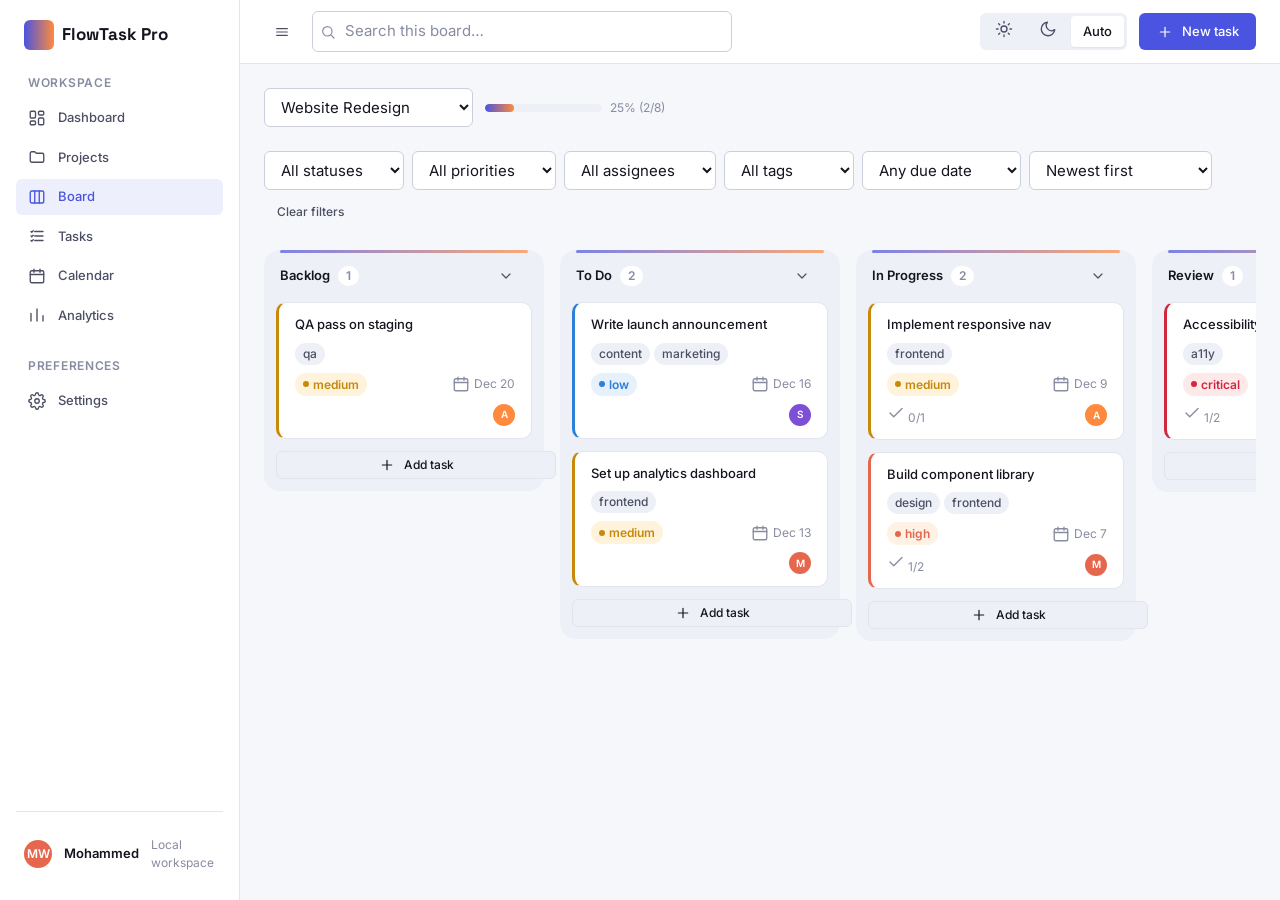
<file: board.html>
<!DOCTYPE html>
<html lang="en">
<head>
<meta charset="UTF-8" />
<meta name="viewport" content="width=device-width, initial-scale=1.0" />
<title>Board · FlowTask Pro</title>
<script>
  (function () {
    try {
      var raw = localStorage.getItem('flowtask_settings_v1');
      var theme = raw ? (JSON.parse(raw).theme || 'system') : 'system';
      var resolved = theme === 'system'
        ? (window.matchMedia('(prefers-color-scheme: dark)').matches ? 'dark' : 'light')
        : theme;
      document.documentElement.setAttribute('data-theme', resolved);
    } catch (e) {}
  })();
</script>
<link rel="preconnect" href="https://fonts.googleapis.com" />
<link rel="preconnect" href="https://fonts.gstatic.com" crossorigin />
<link href="https://fonts.googleapis.com/css2?family=Space+Grotesk:wght@500;600;700&family=Inter:wght@400;500;600&family=JetBrains+Mono:wght@400;500&display=swap" rel="stylesheet" />
<link rel="stylesheet" href="css/reset.css" />
<link rel="stylesheet" href="css/variables.css" />
<link rel="stylesheet" href="css/base.css" />
<link rel="stylesheet" href="css/layout.css" />
<link rel="stylesheet" href="css/components.css" />
<link rel="stylesheet" href="css/utilities.css" />
<link rel="stylesheet" href="css/pages/board.css" />
<link rel="stylesheet" href="css/responsive.css" />
</head>
<body>
<a class="skip-link" href="#main-content">Skip to content</a>
<div class="app-shell">
  <div id="sidebar-root"></div>
  <div class="main">
    <div id="topbar-root"></div>
    <main class="page" id="main-content">

      <div class="board-toolbar">
        <div class="flex items-center gap-3" style="flex-wrap:wrap;">
          <div class="project-select-wrap">
            <select id="board-project-select" aria-label="Select project"></select>
          </div>
          <div class="board-progress-inline">
            <div class="progress"><div class="progress__fill" id="board-progress-fill" style="width:0%"></div></div>
            <span class="text-xs text-muted" id="board-progress-label">0%</span>
          </div>
        </div>
      </div>

      <div id="filters-container"></div>

      <div class="board" id="board"></div>

      <div class="empty-state" id="board-empty" hidden>
        <span>📋</span>
        <h3>No project selected</h3>
        <p>Create a project first, then come back to plan its board.</p>
        <a class="btn btn--primary" href="projects.html">Go to projects</a>
      </div>

    </main>
  </div>
</div>
<script type="module" src="js/pages/board.js"></script>
</body>
</html>
</file>
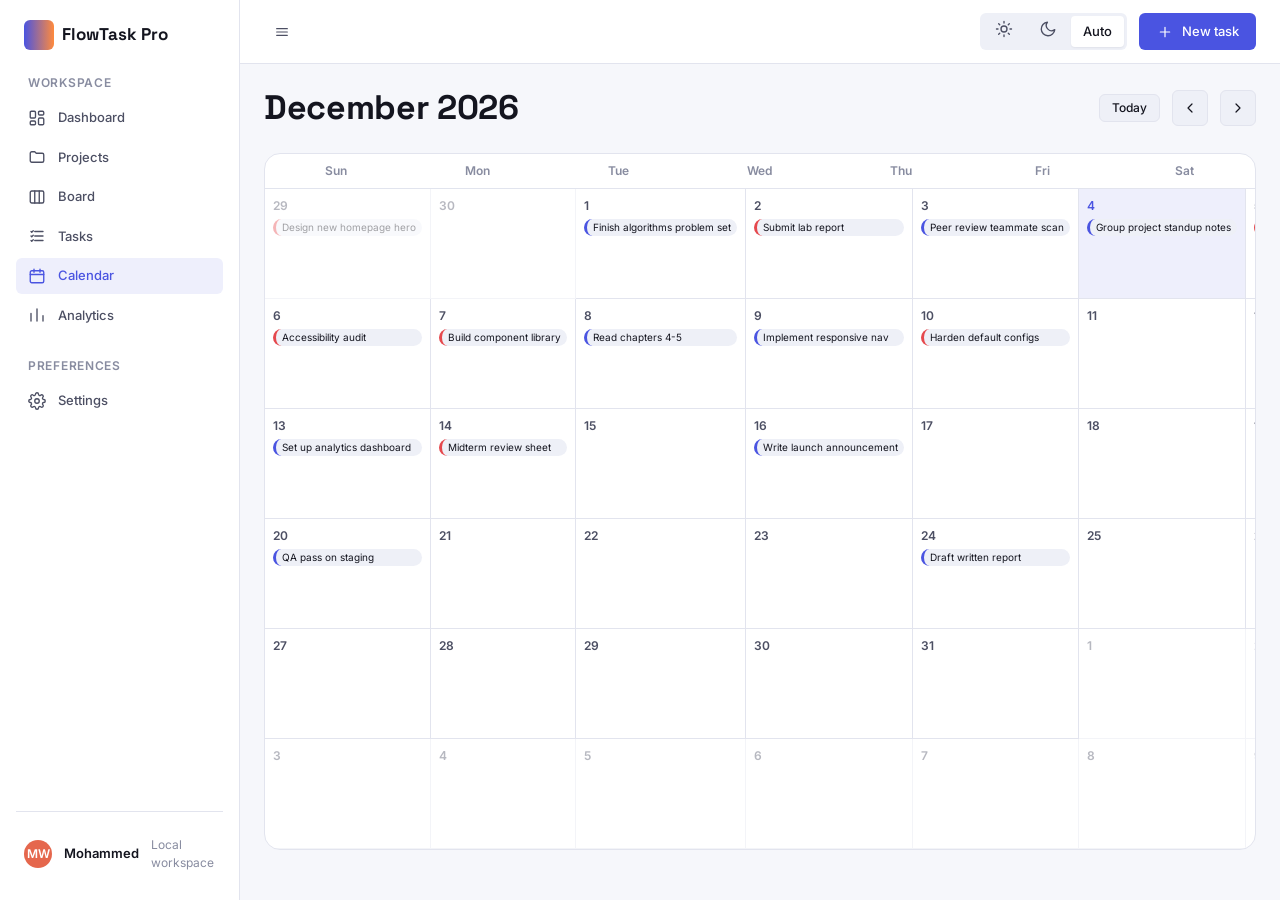
<file: calendar.html>
<!DOCTYPE html>
<html lang="en">
<head>
<meta charset="UTF-8" />
<meta name="viewport" content="width=device-width, initial-scale=1.0" />
<title>Calendar · FlowTask Pro</title>
<script>
  (function () {
    try {
      var raw = localStorage.getItem('flowtask_settings_v1');
      var theme = raw ? (JSON.parse(raw).theme || 'system') : 'system';
      var resolved = theme === 'system'
        ? (window.matchMedia('(prefers-color-scheme: dark)').matches ? 'dark' : 'light')
        : theme;
      document.documentElement.setAttribute('data-theme', resolved);
    } catch (e) {}
  })();
</script>
<link rel="preconnect" href="https://fonts.googleapis.com" />
<link rel="preconnect" href="https://fonts.gstatic.com" crossorigin />
<link href="https://fonts.googleapis.com/css2?family=Space+Grotesk:wght@500;600;700&family=Inter:wght@400;500;600&family=JetBrains+Mono:wght@400;500&display=swap" rel="stylesheet" />
<link rel="stylesheet" href="css/reset.css" />
<link rel="stylesheet" href="css/variables.css" />
<link rel="stylesheet" href="css/base.css" />
<link rel="stylesheet" href="css/layout.css" />
<link rel="stylesheet" href="css/components.css" />
<link rel="stylesheet" href="css/utilities.css" />
<link rel="stylesheet" href="css/pages/calendar.css" />
<link rel="stylesheet" href="css/responsive.css" />
</head>
<body>
<a class="skip-link" href="#main-content">Skip to content</a>
<div class="app-shell">
  <div id="sidebar-root"></div>
  <div class="main">
    <div id="topbar-root"></div>
    <main class="page" id="main-content">

      <div class="calendar-toolbar">
        <h1 id="calendar-month-label">Month</h1>
        <div class="calendar__nav">
          <button class="btn btn--secondary btn--sm" id="calendar-today">Today</button>
          <button class="btn btn--icon btn--secondary" id="calendar-prev" aria-label="Previous month"><span class="icon" aria-hidden="true"><svg viewBox="0 0 24 24" fill="none" stroke="currentColor" stroke-width="1.8" stroke-linecap="round" stroke-linejoin="round"><path d="m15 18-6-6 6-6"/></svg></span></button>
          <button class="btn btn--icon btn--secondary" id="calendar-next" aria-label="Next month"><span class="icon" aria-hidden="true"><svg viewBox="0 0 24 24" fill="none" stroke="currentColor" stroke-width="1.8" stroke-linecap="round" stroke-linejoin="round"><path d="m9 18 6-6-6-6"/></svg></span></button>
        </div>
      </div>

      <div class="calendar">
        <div class="calendar__weekdays">
          <div>Sun</div><div>Mon</div><div>Tue</div><div>Wed</div><div>Thu</div><div>Fri</div><div>Sat</div>
        </div>
        <div class="calendar__grid" id="calendar-grid"></div>
      </div>

      <div class="calendar-agenda" id="calendar-agenda"></div>

    </main>
  </div>
</div>
<script type="module" src="js/pages/calendar.js"></script>
</body>
</html>
</file>
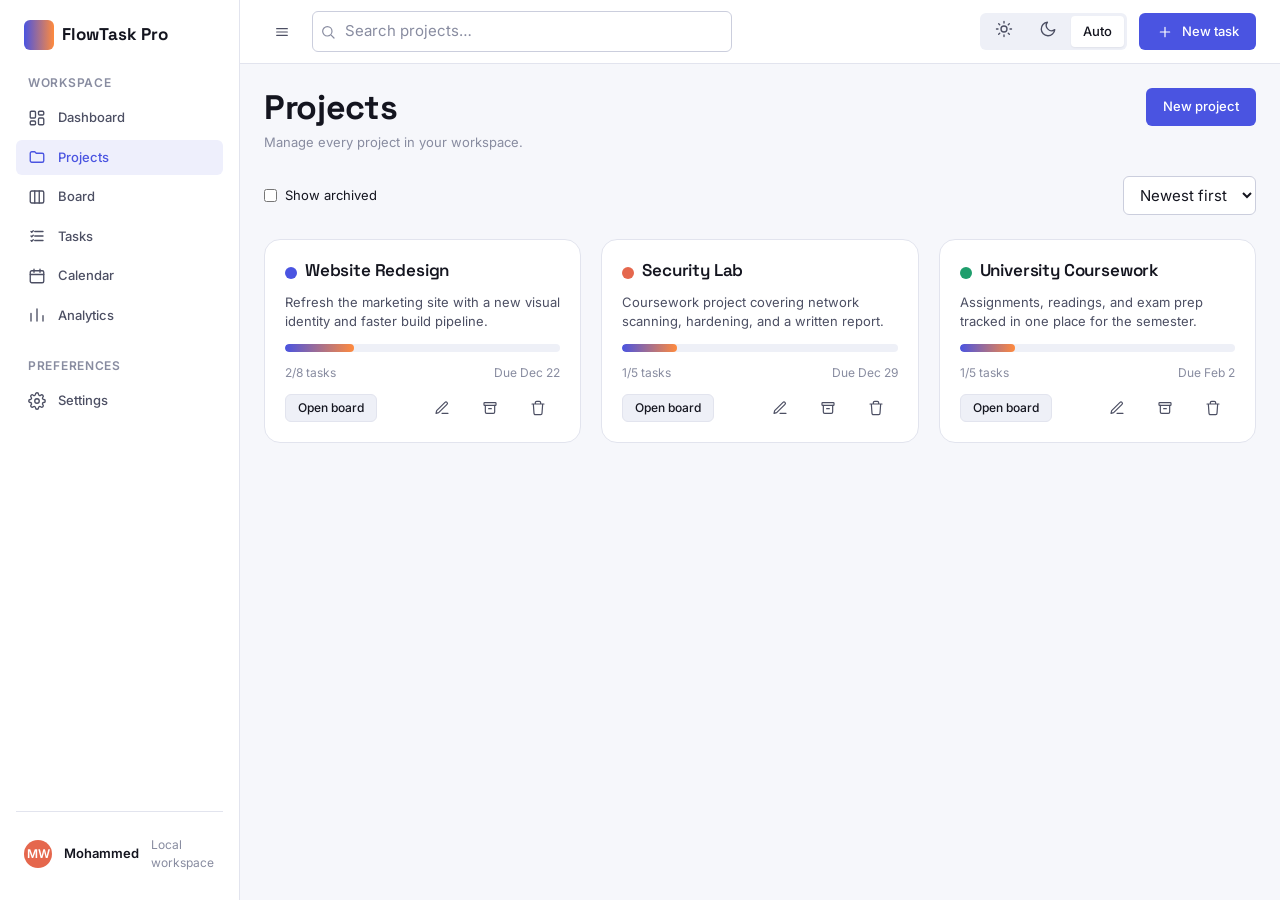
<file: projects.html>
<!DOCTYPE html>
<html lang="en">
<head>
<meta charset="UTF-8" />
<meta name="viewport" content="width=device-width, initial-scale=1.0" />
<title>Projects · FlowTask Pro</title>
<script>
  (function () {
    try {
      var raw = localStorage.getItem('flowtask_settings_v1');
      var theme = raw ? (JSON.parse(raw).theme || 'system') : 'system';
      var resolved = theme === 'system'
        ? (window.matchMedia('(prefers-color-scheme: dark)').matches ? 'dark' : 'light')
        : theme;
      document.documentElement.setAttribute('data-theme', resolved);
    } catch (e) {}
  })();
</script>
<link rel="preconnect" href="https://fonts.googleapis.com" />
<link rel="preconnect" href="https://fonts.gstatic.com" crossorigin />
<link href="https://fonts.googleapis.com/css2?family=Space+Grotesk:wght@500;600;700&family=Inter:wght@400;500;600&family=JetBrains+Mono:wght@400;500&display=swap" rel="stylesheet" />
<link rel="stylesheet" href="css/reset.css" />
<link rel="stylesheet" href="css/variables.css" />
<link rel="stylesheet" href="css/base.css" />
<link rel="stylesheet" href="css/layout.css" />
<link rel="stylesheet" href="css/components.css" />
<link rel="stylesheet" href="css/utilities.css" />
<link rel="stylesheet" href="css/pages/projects.css" />
<link rel="stylesheet" href="css/responsive.css" />
</head>
<body>
<a class="skip-link" href="#main-content">Skip to content</a>
<div class="app-shell">
  <div id="sidebar-root"></div>
  <div class="main">
    <div id="topbar-root"></div>
    <main class="page" id="main-content">

      <div class="page-header">
        <div class="page-header__title">
          <h1>Projects</h1>
          <p class="text-sm text-muted">Manage every project in your workspace.</p>
        </div>
        <div class="page-header__actions">
          <button class="btn btn--primary" id="new-project-btn">New project</button>
        </div>
      </div>

      <div class="projects-toolbar">
        <div class="flex items-center gap-2">
          <label class="text-sm flex items-center gap-2">
            <input type="checkbox" id="show-archived" style="width:auto;" />
            Show archived
          </label>
        </div>
        <select id="project-sort" aria-label="Sort projects" style="width:auto;">
          <option value="newest">Newest first</option>
          <option value="name">Name (A–Z)</option>
          <option value="due-date">Due date</option>
          <option value="progress">Progress</option>
        </select>
      </div>

      <div class="grid project-grid" id="projects-grid"></div>

      <div class="empty-state" id="projects-empty" hidden>
        <span>🗂️</span>
        <h3>No projects yet</h3>
        <p>Create a project to start organizing tasks into a board.</p>
        <button class="btn btn--primary" id="empty-new-project-btn">Create your first project</button>
      </div>

    </main>
  </div>
</div>
<script type="module" src="js/pages/projects.js"></script>
<script type="module">
  document.getElementById('empty-new-project-btn')?.addEventListener('click', () => {
    document.getElementById('new-project-btn').click();
  });
</script>
</body>
</html>
</file>
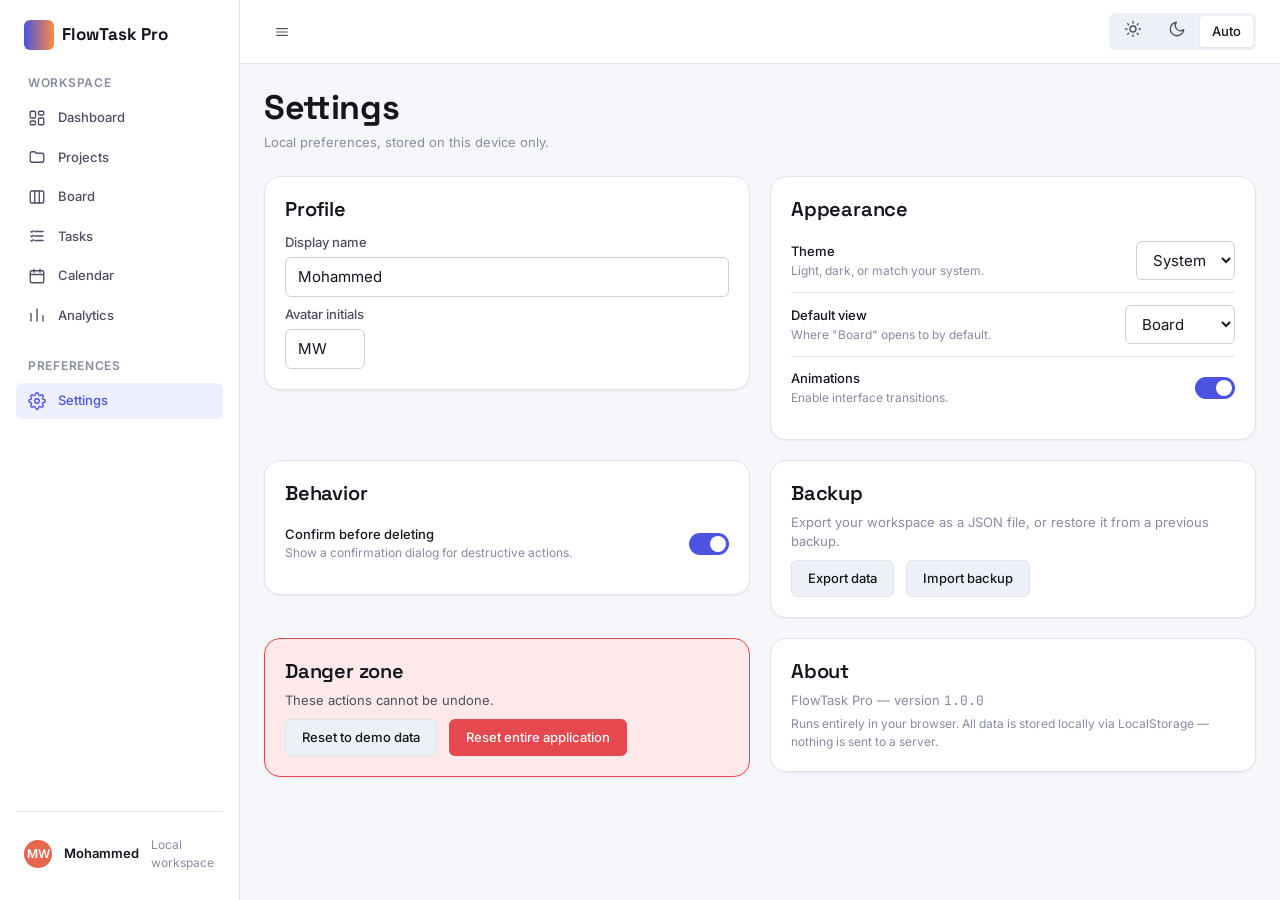
<file: settings.html>
<!DOCTYPE html>
<html lang="en">
<head>
<meta charset="UTF-8" />
<meta name="viewport" content="width=device-width, initial-scale=1.0" />
<title>Settings · FlowTask Pro</title>
<script>
  (function () {
    try {
      var raw = localStorage.getItem('flowtask_settings_v1');
      var theme = raw ? (JSON.parse(raw).theme || 'system') : 'system';
      var resolved = theme === 'system'
        ? (window.matchMedia('(prefers-color-scheme: dark)').matches ? 'dark' : 'light')
        : theme;
      document.documentElement.setAttribute('data-theme', resolved);
    } catch (e) {}
  })();
</script>
<link rel="preconnect" href="https://fonts.googleapis.com" />
<link rel="preconnect" href="https://fonts.gstatic.com" crossorigin />
<link href="https://fonts.googleapis.com/css2?family=Space+Grotesk:wght@500;600;700&family=Inter:wght@400;500;600&family=JetBrains+Mono:wght@400;500&display=swap" rel="stylesheet" />
<link rel="stylesheet" href="css/reset.css" />
<link rel="stylesheet" href="css/variables.css" />
<link rel="stylesheet" href="css/base.css" />
<link rel="stylesheet" href="css/layout.css" />
<link rel="stylesheet" href="css/components.css" />
<link rel="stylesheet" href="css/utilities.css" />
<link rel="stylesheet" href="css/pages/settings.css" />
<link rel="stylesheet" href="css/responsive.css" />
</head>
<body>
<a class="skip-link" href="#main-content">Skip to content</a>
<div class="app-shell">
  <div id="sidebar-root"></div>
  <div class="main">
    <div id="topbar-root"></div>
    <main class="page" id="main-content">

      <div class="page-header">
        <div class="page-header__title">
          <h1>Settings</h1>
          <p class="text-sm text-muted">Local preferences, stored on this device only.</p>
        </div>
      </div>

      <div class="grid settings-grid">

        <div class="card">
          <h3 style="margin-bottom:var(--space-3);">Profile</h3>
          <div class="form-field">
            <label for="setting-display-name">Display name</label>
            <input id="setting-display-name" type="text" maxlength="40" />
          </div>
          <div class="form-field mt-2">
            <label for="setting-initials">Avatar initials</label>
            <input id="setting-initials" type="text" maxlength="2" style="max-width:80px;" />
          </div>
        </div>

        <div class="card">
          <h3 style="margin-bottom:var(--space-2);">Appearance</h3>
          <div class="settings-row">
            <div>
              <div class="settings-row__label">Theme</div>
              <div class="settings-row__desc">Light, dark, or match your system.</div>
            </div>
            <select id="setting-theme" style="width:auto;">
              <option value="light">Light</option>
              <option value="dark">Dark</option>
              <option value="system">System</option>
            </select>
          </div>
          <div class="settings-row">
            <div>
              <div class="settings-row__label">Default view</div>
              <div class="settings-row__desc">Where "Board" opens to by default.</div>
            </div>
            <select id="setting-default-view" style="width:auto;">
              <option value="board">Board</option>
              <option value="tasks">List</option>
              <option value="calendar">Calendar</option>
            </select>
          </div>
          <div class="settings-row">
            <div>
              <div class="settings-row__label">Animations</div>
              <div class="settings-row__desc">Enable interface transitions.</div>
            </div>
            <label class="switch">
              <input type="checkbox" id="setting-animations" />
              <span class="switch__track"></span>
            </label>
          </div>
        </div>

        <div class="card">
          <h3 style="margin-bottom:var(--space-2);">Behavior</h3>
          <div class="settings-row">
            <div>
              <div class="settings-row__label">Confirm before deleting</div>
              <div class="settings-row__desc">Show a confirmation dialog for destructive actions.</div>
            </div>
            <label class="switch">
              <input type="checkbox" id="setting-confirm-delete" />
              <span class="switch__track"></span>
            </label>
          </div>
        </div>

        <div class="card">
          <h3 style="margin-bottom:var(--space-2);">Backup</h3>
          <p class="text-sm text-muted mb-2">Export your workspace as a JSON file, or restore it from a previous backup.</p>
          <div class="flex gap-3">
            <button class="btn btn--secondary" id="export-data-btn">Export data</button>
            <button class="btn btn--secondary" id="import-data-btn">Import backup</button>
            <input type="file" id="import-file-input" accept="application/json" hidden />
          </div>
        </div>

        <div class="card settings-danger-zone">
          <h3 style="margin-bottom:var(--space-2);">Danger zone</h3>
          <p class="text-sm mb-2">These actions cannot be undone.</p>
          <div class="flex gap-3" style="flex-wrap:wrap;">
            <button class="btn btn--secondary" id="reset-demo-btn">Reset to demo data</button>
            <button class="btn btn--danger" id="reset-app-btn">Reset entire application</button>
          </div>
        </div>

        <div class="card">
          <h3 style="margin-bottom:var(--space-2);">About</h3>
          <p class="text-sm text-muted">FlowTask Pro — version <span id="app-version" class="text-mono">1.0.0</span></p>
          <p class="text-xs text-muted mt-1">Runs entirely in your browser. All data is stored locally via LocalStorage — nothing is sent to a server.</p>
        </div>

      </div>

    </main>
  </div>
</div>
<script type="module" src="js/pages/settings.js"></script>
</body>
</html>
</file>
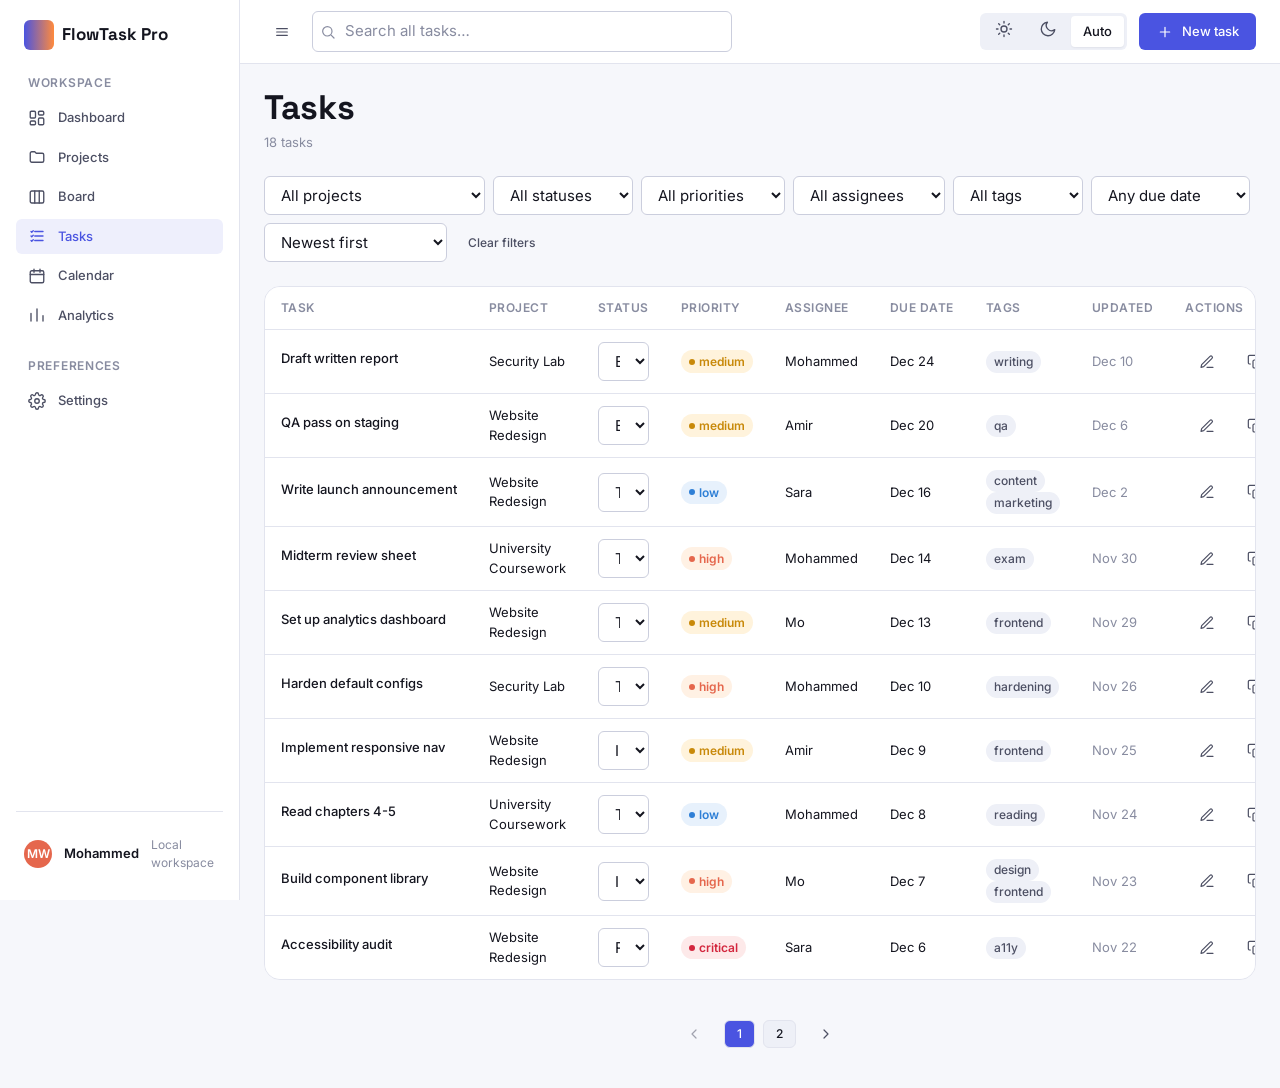
<file: tasks.html>
<!DOCTYPE html>
<html lang="en">
<head>
<meta charset="UTF-8" />
<meta name="viewport" content="width=device-width, initial-scale=1.0" />
<title>Tasks · FlowTask Pro</title>
<script>
  (function () {
    try {
      var raw = localStorage.getItem('flowtask_settings_v1');
      var theme = raw ? (JSON.parse(raw).theme || 'system') : 'system';
      var resolved = theme === 'system'
        ? (window.matchMedia('(prefers-color-scheme: dark)').matches ? 'dark' : 'light')
        : theme;
      document.documentElement.setAttribute('data-theme', resolved);
    } catch (e) {}
  })();
</script>
<link rel="preconnect" href="https://fonts.googleapis.com" />
<link rel="preconnect" href="https://fonts.gstatic.com" crossorigin />
<link href="https://fonts.googleapis.com/css2?family=Space+Grotesk:wght@500;600;700&family=Inter:wght@400;500;600&family=JetBrains+Mono:wght@400;500&display=swap" rel="stylesheet" />
<link rel="stylesheet" href="css/reset.css" />
<link rel="stylesheet" href="css/variables.css" />
<link rel="stylesheet" href="css/base.css" />
<link rel="stylesheet" href="css/layout.css" />
<link rel="stylesheet" href="css/components.css" />
<link rel="stylesheet" href="css/utilities.css" />
<link rel="stylesheet" href="css/pages/tasks.css" />
<link rel="stylesheet" href="css/responsive.css" />
</head>
<body>
<a class="skip-link" href="#main-content">Skip to content</a>
<div class="app-shell">
  <div id="sidebar-root"></div>
  <div class="main">
    <div id="topbar-root"></div>
    <main class="page" id="main-content">

      <div class="page-header">
        <div class="page-header__title">
          <h1>Tasks</h1>
          <p class="text-sm text-muted" id="result-count">0 tasks</p>
        </div>
      </div>

      <div id="filters-container"></div>

      <div class="table-wrap" id="tasks-table-wrap">
        <table class="data-table">
          <thead>
            <tr>
              <th>Task</th>
              <th>Project</th>
              <th>Status</th>
              <th>Priority</th>
              <th>Assignee</th>
              <th>Due date</th>
              <th>Tags</th>
              <th>Updated</th>
              <th>Actions</th>
            </tr>
          </thead>
          <tbody id="tasks-table-body"></tbody>
        </table>
      </div>

      <div class="empty-state" id="tasks-empty" hidden>
        <span>🔍</span>
        <h3>No tasks match</h3>
        <p>Try adjusting your search or filters.</p>
      </div>

      <div class="pagination" id="pagination"></div>

    </main>
  </div>
</div>
<script type="module" src="js/pages/tasks.js"></script>
</body>
</html>
</file>
<file: css/variables.css>
/* ==========================================================================
   FlowTask Pro — Design Tokens
   Every color, spacing, type and motion value the app uses lives here.
   Signature idea: work moves through a pipeline, so the accent is
   expressed as a two-stop "flow" gradient (indigo -> amber) used sparingly
   on progress bars, column headers and the logotype.
   ========================================================================== */

:root {
  /* ---- Color: light theme ---- */
  --color-bg: #F6F7FB;
  --color-surface: #FFFFFF;
  --color-surface-2: #EEF0F7;
  --color-border: #E2E4EE;
  --color-border-strong: #CBCEDD;

  --color-ink: #14151F;
  --color-ink-soft: #4C4F63;
  --color-muted: #888CA0;

  --color-accent: #4A54E1;       /* flow blue */
  --color-accent-hover: #3B44C9;
  --color-accent-soft: #EEEFFC;
  --color-accent-ink: #FFFFFF;

  --color-warm: #FF8A3D;         /* flow amber */
  --color-warm-soft: #FFF1E4;

  --color-success: #1E9E6C;
  --color-success-soft: #E5F8EF;
  --color-danger: #E5484D;
  --color-danger-soft: #FDE9E9;
  --color-warning: #C87A00;
  --color-warning-soft: #FFF3DC;
  --color-info: #2E7FD6;
  --color-info-soft: #E7F1FC;

  --gradient-flow: linear-gradient(90deg, var(--color-accent) 0%, var(--color-warm) 100%);

  /* ---- Priority colors (never rely on color alone in UI copy/icons) ---- */
  --color-priority-low: #2E7FD6;
  --color-priority-medium: #C8890A;
  --color-priority-high: #E5674D;
  --color-priority-critical: #D3273E;

  /* ---- Status colors ---- */
  --color-status-backlog: #888CA0;
  --color-status-todo: #4A54E1;
  --color-status-in-progress: #C8890A;
  --color-status-review: #7C4FD6;
  --color-status-done: #1E9E6C;

  /* ---- Typography ---- */
  --font-display: 'Space Grotesk', 'Segoe UI', sans-serif;
  --font-body: 'Inter', 'Segoe UI', sans-serif;
  --font-mono: 'JetBrains Mono', 'SFMono-Regular', Consolas, monospace;

  --fs-xs: 0.75rem;
  --fs-sm: 0.8125rem;
  --fs-base: 0.9375rem;
  --fs-md: 1.0625rem;
  --fs-lg: 1.25rem;
  --fs-xl: 1.625rem;
  --fs-2xl: 2.125rem;

  --fw-regular: 400;
  --fw-medium: 500;
  --fw-semibold: 600;
  --fw-bold: 700;

  --lh-tight: 1.2;
  --lh-normal: 1.5;

  /* ---- Spacing scale (4px base) ---- */
  --space-1: 4px;
  --space-2: 8px;
  --space-3: 12px;
  --space-4: 16px;
  --space-5: 20px;
  --space-6: 24px;
  --space-7: 32px;
  --space-8: 48px;
  --space-9: 64px;

  /* ---- Radius ---- */
  --radius-sm: 6px;
  --radius-md: 10px;
  --radius-lg: 16px;
  --radius-full: 999px;

  /* ---- Shadow ---- */
  --shadow-sm: 0 1px 2px rgba(20, 21, 31, 0.06);
  --shadow-md: 0 4px 16px rgba(20, 21, 31, 0.08);
  --shadow-lg: 0 12px 32px rgba(20, 21, 31, 0.14);
  --shadow-focus: 0 0 0 3px rgba(74, 84, 225, 0.35);

  /* ---- Motion ---- */
  --transition-fast: 120ms ease;
  --transition-base: 200ms ease;
  --transition-slow: 320ms ease;

  /* ---- Layout ---- */
  --sidebar-width: 240px;
  --header-height: 64px;
  --container-max: 1440px;
}

[data-theme='dark'] {
  --color-bg: #101119;
  --color-surface: #1A1C27;
  --color-surface-2: #21232F;
  --color-border: #2C2F3E;
  --color-border-strong: #3A3E52;

  --color-ink: #F2F3F9;
  --color-ink-soft: #C0C3D6;
  --color-muted: #7D8197;

  --color-accent: #6B74F0;
  --color-accent-hover: #838AF3;
  --color-accent-soft: #262A48;
  --color-accent-ink: #FFFFFF;

  --color-warm: #FF9C58;
  --color-warm-soft: #3A2A1D;

  --color-success: #34C98A;
  --color-success-soft: #16332A;
  --color-danger: #FF6B70;
  --color-danger-soft: #3A1E22;
  --color-warning: #E3A431;
  --color-warning-soft: #3A2E14;
  --color-info: #5AA5EE;
  --color-info-soft: #17293C;

  --color-priority-low: #5AA5EE;
  --color-priority-medium: #E3A431;
  --color-priority-high: #FF8A6B;
  --color-priority-critical: #FF6376;

  --color-status-backlog: #7D8197;
  --color-status-todo: #6B74F0;
  --color-status-in-progress: #E3A431;
  --color-status-review: #A78BFA;
  --color-status-done: #34C98A;

  --shadow-sm: 0 1px 2px rgba(0, 0, 0, 0.3);
  --shadow-md: 0 4px 20px rgba(0, 0, 0, 0.4);
  --shadow-lg: 0 16px 40px rgba(0, 0, 0, 0.5);
}
</file>
<file: css/base.css>
/* ==========================================================================
   FlowTask Pro — Base element styles
   ========================================================================== */

body {
  font-family: var(--font-body);
  font-size: var(--fs-base);
  color: var(--color-ink);
  background: var(--color-bg);
  transition: background var(--transition-base), color var(--transition-base);
}

h1, h2, h3, h4 {
  font-family: var(--font-display);
  line-height: var(--lh-tight);
  letter-spacing: -0.01em;
}

h1 { font-size: var(--fs-2xl); font-weight: var(--fw-bold); }
h2 { font-size: var(--fs-xl); font-weight: var(--fw-semibold); }
h3 { font-size: var(--fs-lg); font-weight: var(--fw-semibold); }
h4 { font-size: var(--fs-md); font-weight: var(--fw-semibold); }

p { color: var(--color-ink-soft); }

small, .text-sm { font-size: var(--fs-sm); }
.text-xs { font-size: var(--fs-xs); }
.text-mono { font-family: var(--font-mono); }
.text-muted { color: var(--color-muted); }

a {
  transition: color var(--transition-fast);
}

/* Consistent, visible focus ring everywhere, including custom controls */
:focus-visible {
  outline: 2px solid var(--color-accent);
  outline-offset: 2px;
  border-radius: var(--radius-sm);
}

input, textarea, select {
  background: var(--color-surface);
  border: 1px solid var(--color-border-strong);
  border-radius: var(--radius-sm);
  padding: var(--space-2) var(--space-3);
  font-size: var(--fs-base);
  color: var(--color-ink);
  width: 100%;
  transition: border-color var(--transition-fast), box-shadow var(--transition-fast);
}

input::placeholder, textarea::placeholder {
  color: var(--color-muted);
}

input:focus, textarea:focus, select:focus {
  outline: none;
  border-color: var(--color-accent);
  box-shadow: var(--shadow-focus);
}

input:invalid[data-touched='true'] {
  border-color: var(--color-danger);
}

::-webkit-scrollbar { width: 10px; height: 10px; }
::-webkit-scrollbar-track { background: transparent; }
::-webkit-scrollbar-thumb {
  background: var(--color-border-strong);
  border-radius: var(--radius-full);
}

::selection {
  background: var(--color-accent-soft);
  color: var(--color-accent);
}

[hidden] { display: none !important; }
</file>
<file: css/layout.css>
/* ==========================================================================
   FlowTask Pro — App shell layout (sidebar + header + main)
   ========================================================================== */

.app-shell {
  display: grid;
  grid-template-columns: var(--sidebar-width) 1fr;
  min-height: 100vh;
}

/* ---- Sidebar ---- */
.sidebar {
  background: var(--color-surface);
  border-right: 1px solid var(--color-border);
  padding: var(--space-5) var(--space-4);
  display: flex;
  flex-direction: column;
  gap: var(--space-6);
  position: sticky;
  top: 0;
  height: 100vh;
  overflow-y: auto;
  z-index: 35;
}

.sidebar__brand {
  display: flex;
  align-items: center;
  gap: var(--space-2);
  padding: 0 var(--space-2);
}

.sidebar__brand-mark {
  width: 30px;
  height: 30px;
  border-radius: var(--radius-sm);
  background: var(--gradient-flow);
  flex-shrink: 0;
}

.sidebar__brand-name {
  font-family: var(--font-display);
  font-weight: var(--fw-bold);
  font-size: var(--fs-md);
}

.sidebar__nav {
  display: flex;
  flex-direction: column;
  gap: var(--space-1);
}

.sidebar__link {
  display: flex;
  align-items: center;
  gap: var(--space-3);
  padding: var(--space-2) var(--space-3);
  border-radius: var(--radius-sm);
  color: var(--color-ink-soft);
  font-weight: var(--fw-medium);
  font-size: var(--fs-sm);
  transition: background var(--transition-fast), color var(--transition-fast);
}

.sidebar__link:hover {
  background: var(--color-surface-2);
  color: var(--color-ink);
}

.sidebar__link[aria-current='page'] {
  background: var(--color-accent-soft);
  color: var(--color-accent);
}

.sidebar__link svg {
  width: 18px;
  height: 18px;
  flex-shrink: 0;
}

.sidebar__section-label {
  font-size: var(--fs-xs);
  font-weight: var(--fw-semibold);
  text-transform: uppercase;
  letter-spacing: 0.06em;
  color: var(--color-muted);
  padding: 0 var(--space-3);
  margin-bottom: var(--space-1);
}

.sidebar__footer {
  margin-top: auto;
  padding-top: var(--space-4);
  border-top: 1px solid var(--color-border);
}

.sidebar__user {
  display: flex;
  align-items: center;
  gap: var(--space-3);
  padding: var(--space-2);
}

/* ---- Header ---- */
.topbar {
  height: var(--header-height);
  display: flex;
  align-items: center;
  justify-content: space-between;
  gap: var(--space-4);
  padding: 0 var(--space-6);
  border-bottom: 1px solid var(--color-border);
  background: var(--color-surface);
  position: sticky;
  top: 0;
  z-index: 45;
}

.topbar__search {
  flex: 1;
  max-width: 420px;
  position: relative;
}

.topbar__left {
  flex: 1;
  min-width: 0;
}

.topbar__search input {
  padding-left: var(--space-7);
}

.topbar__search .icon {
  position: absolute;
  left: var(--space-2);
  top: 50%;
  transform: translateY(-50%);
  width: 16px;
  height: 16px;
  color: var(--color-muted);
}

/* Higher specificity than the generic ".icon svg { width:100% }" rule in
   components.css — without this, a 100% width on an absolutely-positioned
   descendant resolves against .topbar__search's full width instead of the
   16px icon box, producing an oversized magnifying glass. */
.topbar__search .icon svg {
  width: 100%;
  height: 100%;
}

.topbar__actions {
  display: flex;
  align-items: center;
  gap: var(--space-3);
  flex-shrink: 0;
}

.sidebar-toggle,
.menu-toggle {
  display: none;
}

/* ---- Main content ---- */
.main {
  min-width: 0;
  display: flex;
  flex-direction: column;
}

.page {
  padding: var(--space-6);
  max-width: var(--container-max);
  width: 100%;
  margin: 0 auto;
  display: flex;
  flex-direction: column;
  gap: var(--space-6);
}

.page-header {
  display: flex;
  align-items: flex-start;
  justify-content: space-between;
  gap: var(--space-4);
  flex-wrap: wrap;
}

.page-header__title h1 {
  margin-bottom: var(--space-1);
}

.page-header__actions {
  display: flex;
  gap: var(--space-3);
}

/* ---- Grids ---- */
.grid {
  display: grid;
  gap: var(--space-5);
}

.kpi-grid {
  grid-template-columns: repeat(auto-fit, minmax(200px, 1fr));
}

.dashboard-grid {
  grid-template-columns: 2fr 1fr;
  align-items: start;
}

.project-grid {
  grid-template-columns: repeat(auto-fill, minmax(280px, 1fr));
}

.analytics-grid {
  grid-template-columns: repeat(auto-fit, minmax(340px, 1fr));
}

.settings-grid {
  grid-template-columns: repeat(auto-fit, minmax(320px, 1fr));
  align-items: start;
}

.sidebar-overlay {
  display: none;
}
</file>
<file: css/components.css>
/* ==========================================================================
   FlowTask Pro — Reusable UI components
   ========================================================================== */

/* ---- Icon wrapper (see js/components/icons.js) ---- */
.icon {
  display: inline-flex;
  align-items: center;
  justify-content: center;
  width: 18px;
  height: 18px;
  flex-shrink: 0;
}

.icon svg {
  width: 100%;
  height: 100%;
}

/* ---- Buttons ---- */
.btn {
  display: inline-flex;
  align-items: center;
  justify-content: center;
  gap: var(--space-2);
  padding: var(--space-2) var(--space-4);
  border-radius: var(--radius-sm);
  font-weight: var(--fw-medium);
  font-size: var(--fs-sm);
  border: 1px solid transparent;
  white-space: nowrap;
  transition: background var(--transition-fast), border-color var(--transition-fast), transform var(--transition-fast);
}

.btn svg { width: 16px; height: 16px; }

.btn:active { transform: translateY(1px); }

.btn--primary {
  background: var(--color-accent);
  color: var(--color-accent-ink);
}
.btn--primary:hover { background: var(--color-accent-hover); }

.btn--secondary {
  background: var(--color-surface-2);
  color: var(--color-ink);
  border-color: var(--color-border);
}
.btn--secondary:hover { background: var(--color-border); }

.btn--ghost {
  background: transparent;
  color: var(--color-ink-soft);
}
.btn--ghost:hover { background: var(--color-surface-2); color: var(--color-ink); }

.btn--danger {
  background: var(--color-danger);
  color: #fff;
}
.btn--danger:hover { filter: brightness(0.92); }

.btn--icon {
  padding: var(--space-2);
  border-radius: var(--radius-sm);
}

.btn--sm { padding: var(--space-1) var(--space-3); font-size: var(--fs-xs); }
.btn--block { width: 100%; }
.btn:disabled { opacity: 0.5; cursor: not-allowed; }

/* ---- Card ---- */
.card {
  background: var(--color-surface);
  border: 1px solid var(--color-border);
  border-radius: var(--radius-lg);
  padding: var(--space-5);
  box-shadow: var(--shadow-sm);
}

.card--flush { padding: 0; }

/* ---- KPI card ---- */
.kpi-card {
  background: var(--color-surface);
  border: 1px solid var(--color-border);
  border-radius: var(--radius-lg);
  padding: var(--space-5);
  display: flex;
  flex-direction: column;
  gap: var(--space-2);
  position: relative;
  overflow: hidden;
}

.kpi-card::before {
  content: '';
  position: absolute;
  top: 0; left: 0; right: 0;
  height: 3px;
  background: var(--gradient-flow);
  opacity: 0.85;
}

.kpi-card__label {
  font-size: var(--fs-sm);
  color: var(--color-muted);
  font-weight: var(--fw-medium);
}

.kpi-card__value {
  font-family: var(--font-display);
  font-size: var(--fs-2xl);
  font-weight: var(--fw-bold);
}

.kpi-card__meta {
  font-size: var(--fs-xs);
  color: var(--color-muted);
}

/* ---- Badges ---- */
.badge {
  display: inline-flex;
  align-items: center;
  gap: var(--space-1);
  padding: 2px var(--space-2);
  border-radius: var(--radius-full);
  font-size: var(--fs-xs);
  font-weight: var(--fw-semibold);
  line-height: 1.6;
  white-space: nowrap;
}

.badge::before {
  content: '';
  width: 6px;
  height: 6px;
  border-radius: 50%;
  background: currentColor;
}

.badge--priority-low { color: var(--color-priority-low); background: var(--color-info-soft); }
.badge--priority-medium { color: var(--color-priority-medium); background: var(--color-warning-soft); }
.badge--priority-high { color: var(--color-priority-high); background: var(--color-warm-soft); }
.badge--priority-critical { color: var(--color-priority-critical); background: var(--color-danger-soft); }

.badge--status-backlog { color: var(--color-status-backlog); background: var(--color-surface-2); }
.badge--status-todo { color: var(--color-status-todo); background: var(--color-accent-soft); }
.badge--status-in-progress { color: var(--color-status-in-progress); background: var(--color-warning-soft); }
.badge--status-review { color: var(--color-status-review); background: var(--color-accent-soft); }
.badge--status-done { color: var(--color-status-done); background: var(--color-success-soft); }

.badge--overdue { color: var(--color-danger); background: var(--color-danger-soft); }

.tag-chip {
  display: inline-flex;
  align-items: center;
  gap: var(--space-1);
  padding: 2px var(--space-2);
  border-radius: var(--radius-full);
  background: var(--color-surface-2);
  color: var(--color-ink-soft);
  font-size: var(--fs-xs);
  font-weight: var(--fw-medium);
}

.tag-chip button {
  display: inline-flex;
  color: var(--color-muted);
}

/* ---- Avatar ---- */
.avatar {
  width: 28px;
  height: 28px;
  border-radius: 50%;
  display: inline-flex;
  align-items: center;
  justify-content: center;
  font-size: var(--fs-xs);
  font-weight: var(--fw-semibold);
  color: #fff;
  background: var(--color-accent);
  flex-shrink: 0;
}

.avatar--sm { width: 22px; height: 22px; font-size: 10px; }
.avatar--lg { width: 44px; height: 44px; font-size: var(--fs-sm); }

/* ---- Progress bar ---- */
.progress {
  height: 8px;
  border-radius: var(--radius-full);
  background: var(--color-surface-2);
  overflow: hidden;
}

.progress__fill {
  height: 100%;
  border-radius: var(--radius-full);
  background: var(--gradient-flow);
  transition: width var(--transition-slow);
}

/* ---- Project card ---- */
.project-card {
  background: var(--color-surface);
  border: 1px solid var(--color-border);
  border-radius: var(--radius-lg);
  padding: var(--space-5);
  display: flex;
  flex-direction: column;
  gap: var(--space-3);
  transition: box-shadow var(--transition-base), transform var(--transition-base);
}

.project-card:hover {
  box-shadow: var(--shadow-md);
  transform: translateY(-2px);
}

.project-card__top {
  display: flex;
  align-items: flex-start;
  justify-content: space-between;
  gap: var(--space-2);
}

.project-card__color {
  width: 12px;
  height: 12px;
  border-radius: 50%;
  flex-shrink: 0;
  margin-top: 6px;
}

.project-card__desc {
  font-size: var(--fs-sm);
  color: var(--color-ink-soft);
  display: -webkit-box;
  -webkit-line-clamp: 2;
  -webkit-box-orient: vertical;
  overflow: hidden;
}

.project-card__meta {
  display: flex;
  justify-content: space-between;
  font-size: var(--fs-xs);
  color: var(--color-muted);
}

.project-card__footer {
  display: flex;
  align-items: center;
  justify-content: space-between;
  gap: var(--space-3);
  margin-top: auto;
}

/* ---- Task card (kanban) ---- */
.task-card {
  background: var(--color-surface);
  border: 1px solid var(--color-border);
  border-left: 3px solid var(--color-border-strong);
  border-radius: var(--radius-md);
  padding: var(--space-3) var(--space-4);
  display: flex;
  flex-direction: column;
  gap: var(--space-2);
  cursor: grab;
  transition: box-shadow var(--transition-fast), transform var(--transition-fast), border-color var(--transition-fast);
}

.task-card:hover { box-shadow: var(--shadow-md); }
.task-card:active { cursor: grabbing; }

.task-card[data-priority='low'] { border-left-color: var(--color-priority-low); }
.task-card[data-priority='medium'] { border-left-color: var(--color-priority-medium); }
.task-card[data-priority='high'] { border-left-color: var(--color-priority-high); }
.task-card[data-priority='critical'] { border-left-color: var(--color-priority-critical); }

.task-card.is-dragging {
  opacity: 0.5;
  transform: scale(0.98);
}

.task-card__title {
  font-weight: var(--fw-medium);
  font-size: var(--fs-sm);
  line-height: var(--lh-normal);
}

.task-card__row {
  display: flex;
  align-items: center;
  justify-content: space-between;
  gap: var(--space-2);
  flex-wrap: wrap;
}

.task-card__tags {
  display: flex;
  gap: var(--space-1);
  flex-wrap: wrap;
}

.task-card__due {
  font-size: var(--fs-xs);
  color: var(--color-muted);
  display: inline-flex;
  align-items: center;
  gap: 4px;
}

.task-card__due.is-overdue { color: var(--color-danger); font-weight: var(--fw-semibold); }

.task-card__subtasks {
  font-size: var(--fs-xs);
  color: var(--color-muted);
}

/* ---- Kanban board ---- */
.board {
  display: flex;
  gap: var(--space-4);
  overflow-x: auto;
  padding-bottom: var(--space-3);
  align-items: flex-start;
}

.board-column {
  flex: 1 0 280px;
  max-width: 320px;
  background: var(--color-surface-2);
  border-radius: var(--radius-lg);
  display: flex;
  flex-direction: column;
  max-height: calc(100vh - var(--header-height) - 180px);
  min-height: 240px;
}

.board-column__header {
  display: flex;
  align-items: center;
  justify-content: space-between;
  gap: var(--space-2);
  padding: var(--space-3) var(--space-4);
  position: relative;
}

.board-column__header::after {
  content: '';
  position: absolute;
  top: 0; left: var(--space-4); right: var(--space-4);
  height: 3px;
  border-radius: var(--radius-full);
  background: var(--gradient-flow);
  opacity: 0.7;
}

.board-column__title {
  display: flex;
  align-items: center;
  gap: var(--space-2);
  font-weight: var(--fw-semibold);
  font-size: var(--fs-sm);
}

.board-column__count {
  background: var(--color-surface);
  border-radius: var(--radius-full);
  padding: 1px var(--space-2);
  font-size: var(--fs-xs);
  color: var(--color-muted);
}

.board-column__list {
  flex: 1;
  overflow-y: auto;
  padding: 0 var(--space-3) var(--space-3);
  display: flex;
  flex-direction: column;
  gap: var(--space-3);
  min-height: 60px;
}

.board-column__list.is-drop-target {
  outline: 2px dashed var(--color-accent);
  outline-offset: -4px;
  border-radius: var(--radius-md);
  background: var(--color-accent-soft);
}

.board-column__add {
  margin: 0 var(--space-3) var(--space-3);
}

.board-column.is-collapsed .board-column__list,
.board-column.is-collapsed .board-column__add {
  display: none;
}

.board-column.is-collapsed [data-action='collapse'] .icon {
  transform: rotate(-90deg);
}

.board-column [data-action='collapse'] .icon {
  transition: transform var(--transition-fast);
}

/* ---- Empty state ---- */
.empty-state {
  display: flex;
  flex-direction: column;
  align-items: center;
  text-align: center;
  gap: var(--space-3);
  padding: var(--space-8) var(--space-4);
  color: var(--color-muted);
}

.empty-state svg {
  width: 48px;
  height: 48px;
  opacity: 0.6;
}

.empty-state h3 { color: var(--color-ink); }

/* ---- Modal ---- */
.modal-overlay {
  position: fixed;
  inset: 0;
  background: rgba(10, 11, 20, 0.5);
  display: flex;
  align-items: flex-start;
  justify-content: center;
  padding: var(--space-8) var(--space-4);
  overflow-y: auto;
  z-index: 100;
  animation: fadeIn var(--transition-base);
}

.modal {
  background: var(--color-surface);
  border-radius: var(--radius-lg);
  width: 100%;
  max-width: 560px;
  box-shadow: var(--shadow-lg);
  display: flex;
  flex-direction: column;
  max-height: calc(100vh - var(--space-9));
}

.modal--wide { max-width: 720px; }

.modal__header {
  display: flex;
  align-items: center;
  justify-content: space-between;
  padding: var(--space-4) var(--space-5);
  border-bottom: 1px solid var(--color-border);
}

.modal__body {
  padding: var(--space-5);
  overflow-y: auto;
  display: flex;
  flex-direction: column;
  gap: var(--space-4);
}

.modal__footer {
  display: flex;
  justify-content: flex-end;
  gap: var(--space-3);
  padding: var(--space-4) var(--space-5);
  border-top: 1px solid var(--color-border);
}

@keyframes fadeIn { from { opacity: 0; } to { opacity: 1; } }

/* ---- Form ---- */
.form-field {
  display: flex;
  flex-direction: column;
  gap: var(--space-1);
}

.form-field label {
  font-size: var(--fs-sm);
  font-weight: var(--fw-medium);
  color: var(--color-ink-soft);
}

.form-row {
  display: grid;
  grid-template-columns: 1fr 1fr;
  gap: var(--space-3);
}

.form-error {
  font-size: var(--fs-xs);
  color: var(--color-danger);
  min-height: 1em;
}

.form-hint {
  font-size: var(--fs-xs);
  color: var(--color-muted);
}

.tag-input {
  display: flex;
  flex-wrap: wrap;
  gap: var(--space-2);
  border: 1px solid var(--color-border-strong);
  border-radius: var(--radius-sm);
  padding: var(--space-2);
}

.tag-input input {
  border: none;
  padding: 2px;
  flex: 1;
  min-width: 80px;
}
.tag-input input:focus { box-shadow: none; }

.subtask-row {
  display: flex;
  align-items: center;
  gap: var(--space-2);
}

.subtask-row input[type='text'] { flex: 1; }
.subtask-row input[type='checkbox'] { width: auto; }

/* ---- Toast ---- */
.toast-region {
  position: fixed;
  bottom: var(--space-5);
  right: var(--space-5);
  display: flex;
  flex-direction: column;
  gap: var(--space-2);
  z-index: 200;
  max-width: 340px;
}

.toast {
  background: var(--color-surface);
  border: 1px solid var(--color-border);
  border-left: 4px solid var(--color-accent);
  border-radius: var(--radius-md);
  padding: var(--space-3) var(--space-4);
  box-shadow: var(--shadow-lg);
  display: flex;
  gap: var(--space-2);
  align-items: flex-start;
  animation: slideIn var(--transition-base);
  font-size: var(--fs-sm);
}

.toast--success { border-left-color: var(--color-success); }
.toast--error { border-left-color: var(--color-danger); }
.toast--warning { border-left-color: var(--color-warning); }
.toast--info { border-left-color: var(--color-info); }

@keyframes slideIn {
  from { opacity: 0; transform: translateX(16px); }
  to { opacity: 1; transform: translateX(0); }
}

/* ---- Confirm dialog reuses .modal ---- */
.confirm-dialog p { color: var(--color-ink-soft); }

/* ---- Table (Task list) ---- */
.table-wrap {
  overflow-x: auto;
  border: 1px solid var(--color-border);
  border-radius: var(--radius-lg);
  background: var(--color-surface);
}

.data-table {
  min-width: 900px;
}

.data-table th {
  text-align: left;
  font-size: var(--fs-xs);
  text-transform: uppercase;
  letter-spacing: 0.04em;
  color: var(--color-muted);
  font-weight: var(--fw-semibold);
  padding: var(--space-3) var(--space-4);
  border-bottom: 1px solid var(--color-border);
  cursor: pointer;
  user-select: none;
  white-space: nowrap;
}

.data-table th[aria-sort]:hover { color: var(--color-ink); }

.data-table td {
  padding: var(--space-3) var(--space-4);
  border-bottom: 1px solid var(--color-border);
  font-size: var(--fs-sm);
  vertical-align: middle;
}

.data-table tr:last-child td { border-bottom: none; }
.data-table tr:hover td { background: var(--color-surface-2); }

.data-table__actions {
  display: flex;
  gap: var(--space-1);
}

/* ---- Filters bar ---- */
.filters-bar {
  display: flex;
  flex-wrap: wrap;
  align-items: center;
  gap: var(--space-2);
}

.filters-bar select {
  width: auto;
  padding-right: var(--space-6);
}

.filter-chip {
  display: inline-flex;
  align-items: center;
  gap: 4px;
  background: var(--color-accent-soft);
  color: var(--color-accent);
  padding: 2px var(--space-2);
  border-radius: var(--radius-full);
  font-size: var(--fs-xs);
  font-weight: var(--fw-medium);
}

/* ---- Calendar ---- */
.calendar {
  background: var(--color-surface);
  border: 1px solid var(--color-border);
  border-radius: var(--radius-lg);
  overflow: hidden;
}

.calendar__weekdays,
.calendar__grid {
  display: grid;
  grid-template-columns: repeat(7, 1fr);
}

.calendar__weekdays div {
  padding: var(--space-2);
  text-align: center;
  font-size: var(--fs-xs);
  color: var(--color-muted);
  font-weight: var(--fw-semibold);
  border-bottom: 1px solid var(--color-border);
}

.calendar__cell {
  min-height: 110px;
  border-right: 1px solid var(--color-border);
  border-bottom: 1px solid var(--color-border);
  padding: var(--space-2);
  display: flex;
  flex-direction: column;
  gap: 4px;
  cursor: pointer;
  transition: background var(--transition-fast);
}

.calendar__cell:hover { background: var(--color-surface-2); }
.calendar__cell.is-outside { opacity: 0.4; }
.calendar__cell.is-today { background: var(--color-accent-soft); }

.calendar__date {
  font-size: var(--fs-xs);
  font-weight: var(--fw-semibold);
  color: var(--color-ink-soft);
}

.calendar__cell.is-today .calendar__date { color: var(--color-accent); }

.calendar__task-pill {
  font-size: 10px;
  padding: 1px 6px;
  border-radius: var(--radius-full);
  background: var(--color-surface-2);
  color: var(--color-ink);
  white-space: nowrap;
  overflow: hidden;
  text-overflow: ellipsis;
  border-left: 3px solid var(--color-accent);
  text-align: left;
}

.calendar__task-pill[data-priority='high'],
.calendar__task-pill[data-priority='critical'] {
  border-left-color: var(--color-danger);
}

.calendar__more {
  font-size: 10px;
  color: var(--color-muted);
}

.calendar__nav {
  display: flex;
  align-items: center;
  gap: var(--space-3);
}

.calendar-agenda {
  display: none;
  flex-direction: column;
  gap: var(--space-3);
}

.agenda-day {
  background: var(--color-surface);
  border: 1px solid var(--color-border);
  border-radius: var(--radius-md);
  padding: var(--space-3) var(--space-4);
}

.agenda-day__date {
  font-size: var(--fs-xs);
  font-weight: var(--fw-semibold);
  color: var(--color-muted);
  margin-bottom: var(--space-2);
}

/* ---- Chart card ---- */
.chart-card {
  background: var(--color-surface);
  border: 1px solid var(--color-border);
  border-radius: var(--radius-lg);
  padding: var(--space-5);
  display: flex;
  flex-direction: column;
  gap: var(--space-4);
}

.chart-card__canvas-wrap {
  position: relative;
  height: 260px;
}

/* ---- Skip link ---- */
.skip-link {
  position: absolute;
  left: -999px;
  top: 0;
  background: var(--color-accent);
  color: #fff;
  padding: var(--space-2) var(--space-4);
  z-index: 300;
  border-radius: 0 0 var(--radius-sm) 0;
}
.skip-link:focus { left: 0; }

/* ---- Segmented control (theme, view switch) ---- */
.segmented {
  display: inline-flex;
  background: var(--color-surface-2);
  border-radius: var(--radius-sm);
  padding: 3px;
  gap: 2px;
}

.segmented button {
  padding: var(--space-1) var(--space-3);
  border-radius: calc(var(--radius-sm) - 2px);
  font-size: var(--fs-sm);
  color: var(--color-ink-soft);
}

.segmented button[aria-pressed='true'] {
  background: var(--color-surface);
  color: var(--color-ink);
  box-shadow: var(--shadow-sm);
  font-weight: var(--fw-medium);
}

/* ---- Toggle switch ---- */
.switch {
  position: relative;
  display: inline-block;
  width: 40px;
  height: 22px;
  flex-shrink: 0;
}

.switch input { position: absolute; opacity: 0; width: 100%; height: 100%; margin: 0; cursor: pointer; }

.switch__track {
  position: absolute;
  inset: 0;
  background: var(--color-border-strong);
  border-radius: var(--radius-full);
  transition: background var(--transition-fast);
  pointer-events: none;
}

.switch__track::before {
  content: '';
  position: absolute;
  width: 16px;
  height: 16px;
  left: 3px;
  top: 3px;
  background: #fff;
  border-radius: 50%;
  transition: transform var(--transition-fast);
}

.switch input:checked + .switch__track { background: var(--color-accent); }
.switch input:checked + .switch__track::before { transform: translateX(18px); }
.switch input:focus-visible + .switch__track { box-shadow: var(--shadow-focus); }

.settings-row {
  display: flex;
  align-items: center;
  justify-content: space-between;
  gap: var(--space-3);
  padding: var(--space-3) 0;
  border-bottom: 1px solid var(--color-border);
}
.settings-row:last-child { border-bottom: none; }

.settings-row__label { font-weight: var(--fw-medium); font-size: var(--fs-sm); }
.settings-row__desc { font-size: var(--fs-xs); color: var(--color-muted); }
</file>
<file: css/utilities.css>
/* ==========================================================================
   FlowTask Pro — Small utility classes
   ========================================================================== */

.flex { display: flex; }
.flex-col { flex-direction: column; }
.items-center { align-items: center; }
.justify-between { justify-content: space-between; }
.gap-1 { gap: var(--space-1); }
.gap-2 { gap: var(--space-2); }
.gap-3 { gap: var(--space-3); }
.gap-4 { gap: var(--space-4); }
.w-full { width: 100%; }
.mt-1 { margin-top: var(--space-1); }
.mt-2 { margin-top: var(--space-2); }
.mt-4 { margin-top: var(--space-4); }
.mb-2 { margin-bottom: var(--space-2); }
.text-center { text-align: center; }
.sr-only {
  position: absolute;
  width: 1px; height: 1px;
  padding: 0; margin: -1px;
  overflow: hidden;
  clip: rect(0,0,0,0);
  white-space: nowrap;
  border: 0;
}
.truncate {
  overflow: hidden;
  text-overflow: ellipsis;
  white-space: nowrap;
}
</file>
<file: css/pages/board.css>
/* Board page tweaks */
.board-toolbar {
  display: flex;
  flex-wrap: wrap;
  gap: var(--space-3);
  align-items: center;
  justify-content: space-between;
}
.board-progress-inline {
  display: flex;
  align-items: center;
  gap: var(--space-2);
  min-width: 180px;
}
.board-progress-inline .progress { flex: 1; }
.project-select-wrap { min-width: 200px; }
</file>
<file: css/responsive.css>
/* ==========================================================================
   FlowTask Pro — Responsive behavior
   Breakpoints: >=1200 desktop, 900-1199 laptop, 640-899 tablet, <640 mobile
   ========================================================================== */

@media (max-width: 1199px) {
  .dashboard-grid { grid-template-columns: 1fr; }
}

@media (max-width: 899px) {
  :root { --sidebar-width: 220px; }

  .app-shell { grid-template-columns: 1fr; }

  .sidebar {
    position: fixed;
    left: 0; top: var(--header-height);
    height: calc(100vh - var(--header-height));
    transform: translateX(-100%);
    transition: transform var(--transition-base);
    box-shadow: var(--shadow-lg);
  }

  .sidebar.is-open { transform: translateX(0); }

  .sidebar-overlay {
    display: none;
    position: fixed;
    left: 0; right: 0; bottom: 0; top: var(--header-height);
    background: rgba(10,11,20,0.4);
    z-index: 34;
  }
  .sidebar-overlay.is-open { display: block; }

  .menu-toggle {
    display: inline-flex;
  }

  .topbar__search { max-width: none; }

  .form-row { grid-template-columns: 1fr; }
}

@media (max-width: 767px) {
  .page { padding: var(--space-4); }

  .kpi-grid { grid-template-columns: repeat(2, 1fr); }

  .board-column { flex: 1 0 240px; }

  /* Calendar collapses to an agenda list on small screens */
  .calendar { display: none; }
  .calendar-agenda { display: flex; }
}

@media (max-width: 599px) {
  .kpi-grid { grid-template-columns: 1fr; }
  .topbar { padding: 0 var(--space-3); gap: var(--space-2); }
  .topbar__actions { gap: var(--space-2); }
  .segmented__label { display: none; }
  .segmented button { padding: var(--space-1) var(--space-2); }
  .quick-add-label { display: none; }
  #quick-add-btn { padding: var(--space-2); }
  .page-header { flex-direction: column; align-items: stretch; }
  .page-header__actions { width: 100%; }
  .page-header__actions .btn { flex: 1; }
  .modal-overlay { padding: var(--space-3); align-items: stretch; }
  .modal { max-width: none; margin: auto 0; }
}
</file>
<file: css/pages/calendar.css>
/* Calendar page tweaks */
.calendar-toolbar {
  display: flex;
  align-items: center;
  justify-content: space-between;
  flex-wrap: wrap;
  gap: var(--space-3);
}
</file>
<file: css/pages/projects.css>
/* Projects page tweaks */
.projects-toolbar {
  display: flex;
  gap: var(--space-3);
  flex-wrap: wrap;
  align-items: center;
  justify-content: space-between;
}
</file>
<file: css/pages/settings.css>
/* Settings page tweaks */
.settings-danger-zone {
  border: 1px solid var(--color-danger);
  background: var(--color-danger-soft);
}
</file>
<file: css/pages/tasks.css>
/* Task list page tweaks */
.pagination {
  display: flex;
  align-items: center;
  justify-content: center;
  gap: var(--space-2);
  padding: var(--space-4) 0;
}
.pagination button[aria-current='true'] {
  background: var(--color-accent);
  color: #fff;
}
</file>
